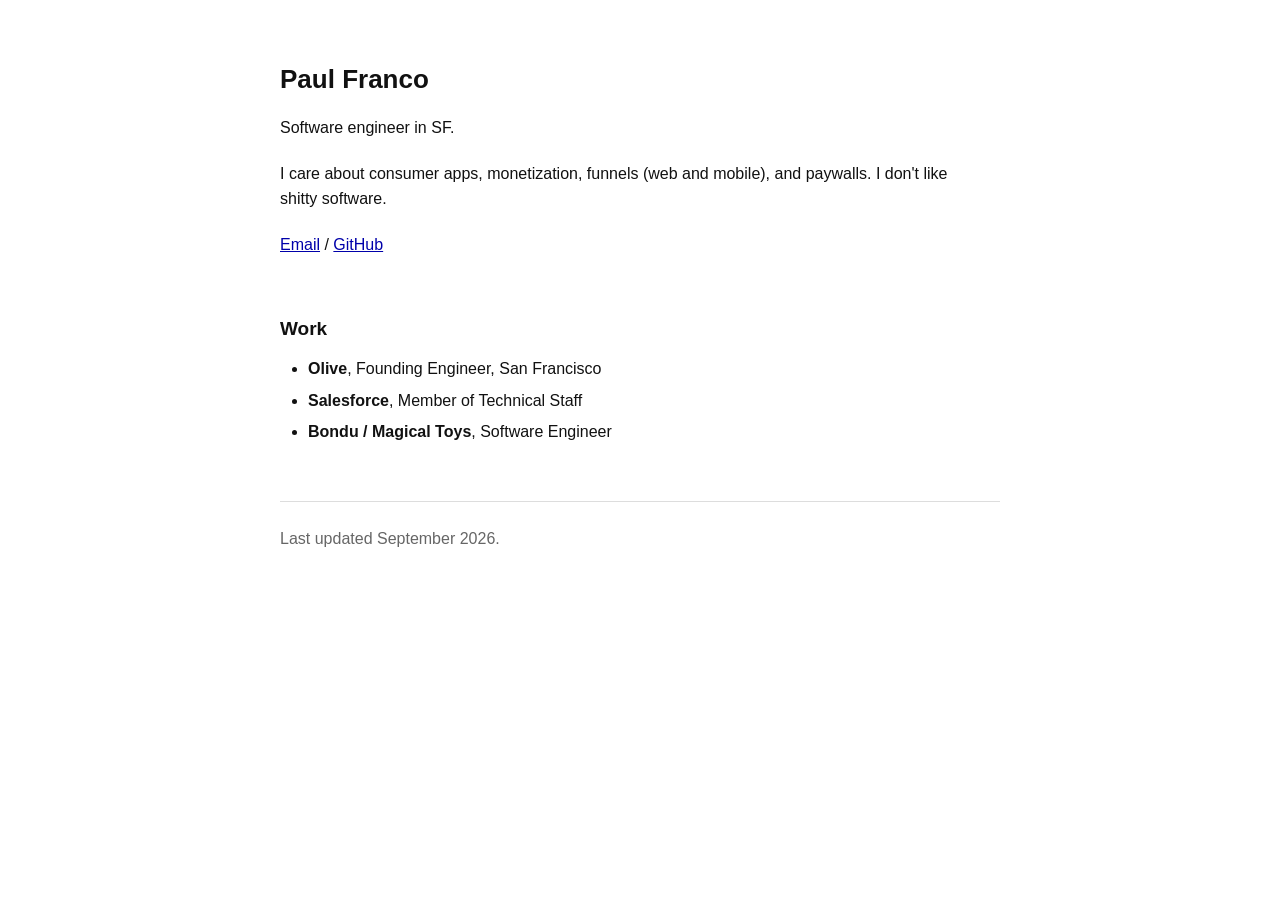
<file: index.html>
<!DOCTYPE html>
<html lang="en">
<head>
<meta charset="utf-8">
<meta name="viewport" content="width=device-width, initial-scale=1">
<title>Paul Franco</title>
<meta name="description" content="Paul Franco — software engineer in SF. Consumer apps, monetization, funnels, and paywalls.">
<link rel="stylesheet" href="/style.css">
<link rel="icon" href="data:image/svg+xml,<svg xmlns='http://www.w3.org/2000/svg' viewBox='0 0 16 16'><text y='13' font-size='13' font-family='Verdana'>P</text></svg>">
<!-- Cloudflare Turnstile (client-side email gate) -->
<script src="https://challenges.cloudflare.com/turnstile/v0/api.js" async defer></script>
</head>
<body>
<div class="wrap">

  <p class="name">Paul Franco</p>
  <p>Software engineer in SF.</p>
  <p>I care about consumer apps, monetization, funnels (web and mobile), and paywalls. I don't like shitty software.</p>
  <p>
    <span class="email-reveal" id="email-reveal">
      <button type="button" class="email-btn" id="email-btn">Email</button>
    </span>
    / <a href="https://github.com/francosae">GitHub</a>
  </p>
  <div id="ts-box"></div>

  <!-- Projects — hidden for now; no sharable projects yet. Uncomment when ready.
  <p class="h2 projects">Projects</p>
  <div class="projects-list">
    <div class="project">
      <div class="thumb">screenshot</div>
      <div class="body"><b>Project name</b><br>One-line description.<br><a href="#">Code</a></div>
    </div>
  </div>
  -->

  <!-- Writing — hidden for now; nothing published yet. Uncomment when ready.
  <p class="h2"><a href="/writing/">Writing</a></p>
  <ul>
    <li><a href="#">First post</a> <span class="muted">2026</span></li>
  </ul>
  -->

  <p class="h2">Work</p>
  <ul>
    <li><b>Olive</b>, Founding Engineer, San Francisco</li>
    <li><b>Salesforce</b>, Member of Technical Staff</li>
    <li><b>Bondu / Magical Toys</b>, Software Engineer</li>
  </ul>

  <hr>
  <p class="muted">Last updated September 2026.</p>
</div>

<script>
(function () {
  var SITEKEY = "0x4AAAAAAEr_xEnYo_MpWvMZ"; // Turnstile site key (public), bound to francosae.github.io
  var EMAIL_B64 = "cGF1bGZyYW5jby5lQGdtYWlsLmNvbQ=="; // paulfranco.e@gmail.com

  var btn = document.getElementById("email-btn");
  var box = document.getElementById("ts-box");
  var reveal = document.getElementById("email-reveal");
  var widgetRendered = false;

  function showEmail() {
    var addr = atob(EMAIL_B64);
    reveal.innerHTML = '<a href="mailto:' + addr + '">' + addr + '</a>';
    box.innerHTML = "";
  }

  function renderWidget() {
    if (widgetRendered) return;
    if (!window.turnstile) { setTimeout(renderWidget, 150); return; }
    widgetRendered = true;
    btn.disabled = true;
    btn.textContent = "Verify to reveal email ↓";
    window.turnstile.render(box, {
      sitekey: SITEKEY,
      theme: "light",
      callback: showEmail
    });
  }

  btn.addEventListener("click", renderWidget);
})();
</script>
</body>
</html>
</file>
<file: style.css>
/* Personal site — white background, dark text, blue links. */
html,body{margin:0;padding:0}
html{background:#fff}
body{
  color:#111;
  font-family:Verdana, Geneva, sans-serif;
  font-size:16px;
  line-height:1.6;
  padding:64px 20px 96px;
  -webkit-text-size-adjust:100%;
}
a{color:#0000aa}
a:visited{color:#0000aa}
a:hover{color:#111}

.wrap{max-width:720px;margin:0 auto;text-wrap:pretty}
.wrap.narrow{max-width:680px}

.name{margin:0 0 20px;font-size:26px;font-weight:bold;line-height:1.2}
.name a{color:#111}
p{margin:0 0 20px}
.crumb{margin:0 0 40px}
.title{margin:0 0 6px;font-size:26px;font-weight:bold;line-height:1.2}
.date{margin:0 0 36px;color:#666}
.muted{color:#666}

h2, .h2{margin:56px 0 12px;font-size:19px;font-weight:bold}
.h2.projects{margin:56px 0 20px}
h2 a, .h2 a{color:#111}

ul{margin:0;padding-left:28px}
li{margin-bottom:6px}

.projects-list{display:flex;flex-direction:column;gap:28px}
.project{display:flex;gap:24px;align-items:flex-start;flex-wrap:wrap}
.project .body{flex:1 1 300px}
.thumb{
  width:200px;height:130px;flex:0 0 auto;
  border:1px solid #ddd;background:#f7f7f7;
  display:flex;align-items:center;justify-content:center;
  color:#aaa;font-size:13px;
}
.thumb.wide{width:100%;height:320px}

article p{margin:0 0 20px}
article .sec{margin:36px 0 12px;font-size:19px;font-weight:bold}
code{font-family:Menlo, Consolas, monospace;font-size:16px;background:#f3f3f3;padding:1px 4px}
pre{
  font-family:Menlo, Consolas, monospace;font-size:15px;line-height:1.5;
  background:#f3f3f3;padding:16px 18px;margin:0 0 20px;overflow-x:auto;
}
pre code{background:none;padding:0;font-size:15px}
figure{margin:28px 0}
figcaption{margin:8px 0 0;color:#777;font-size:16px}

hr{border:0;border-top:1px solid #ddd;margin:56px 0 24px}

.note{
  border:1px solid #e5e5e5;background:#fafafa;color:#555;
  font-size:14px;padding:10px 14px;margin:0 0 28px;
}

/* email reveal */
.email-reveal{display:inline}
.email-btn{
  font:inherit;color:#0000aa;background:none;border:0;padding:0;
  cursor:pointer;text-decoration:underline;
}
.email-btn:hover{color:#111}
#ts-box{margin:14px 0 0}
</file>
